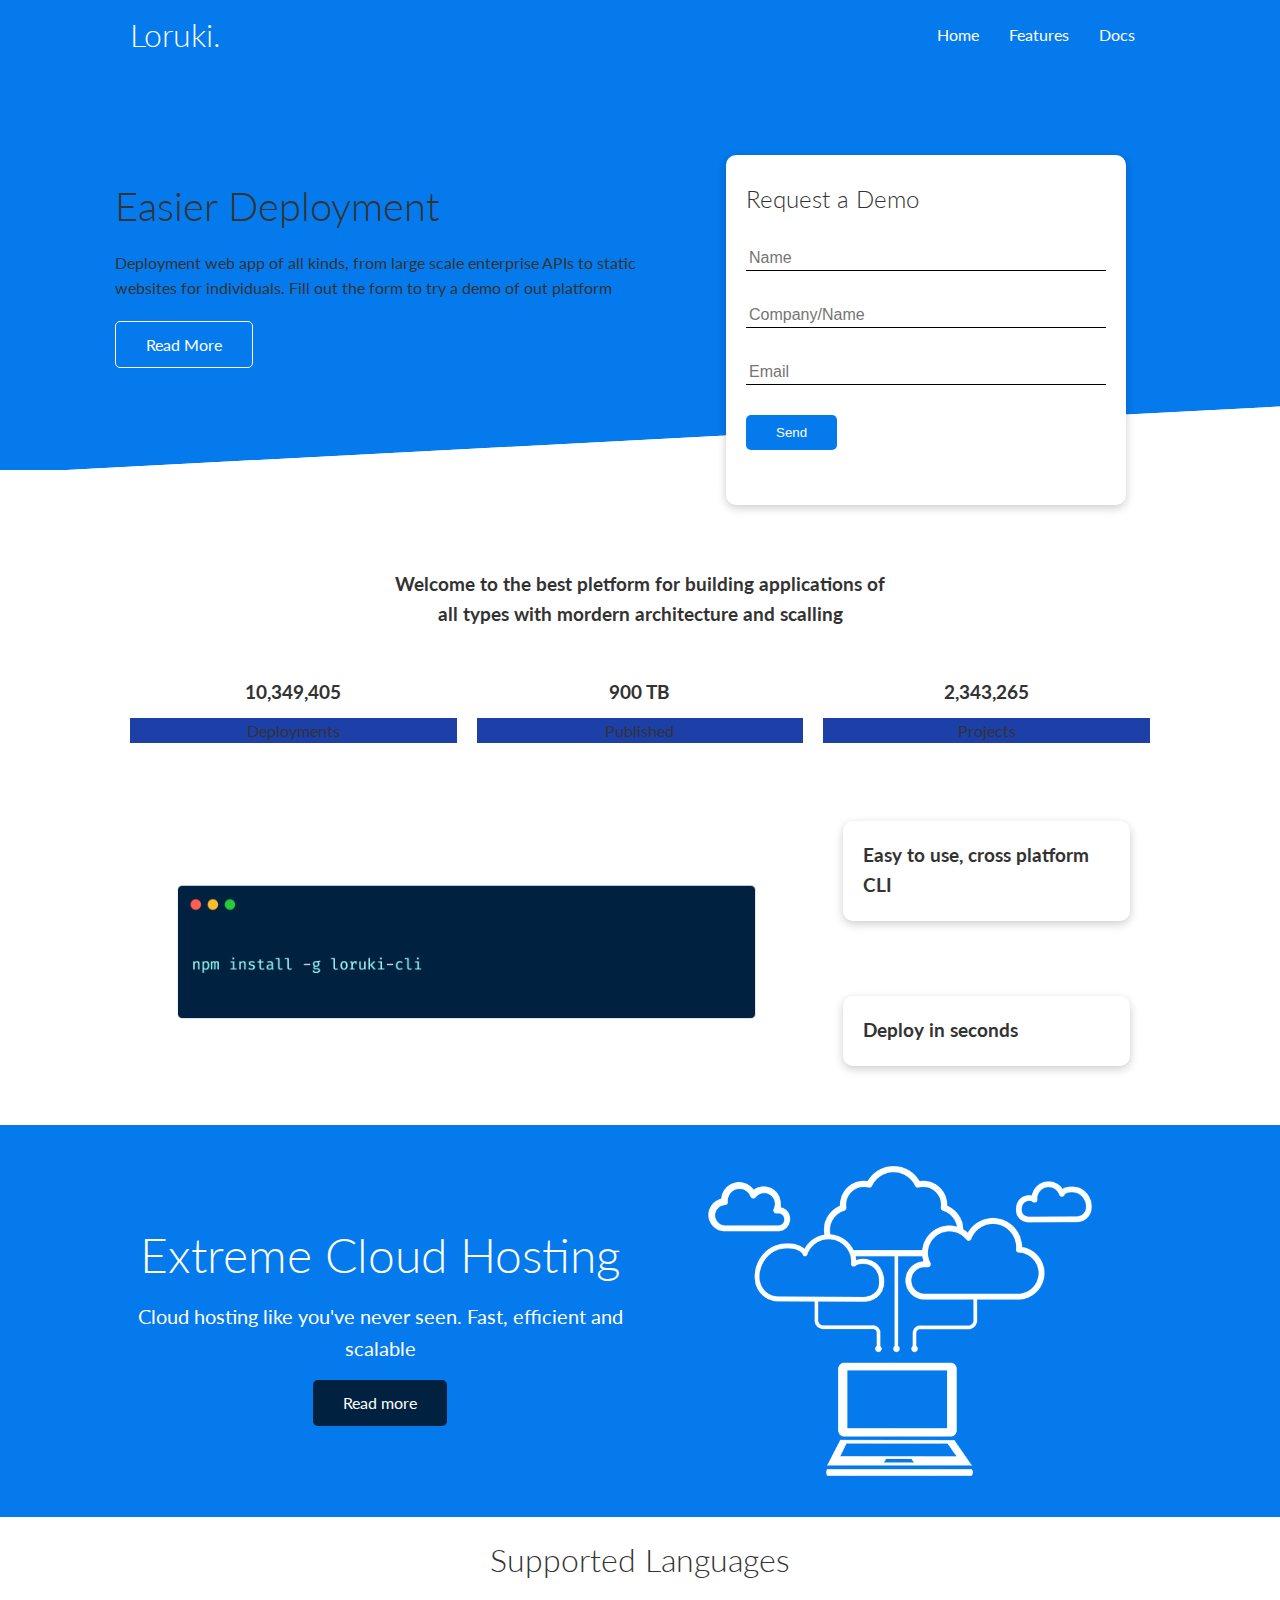
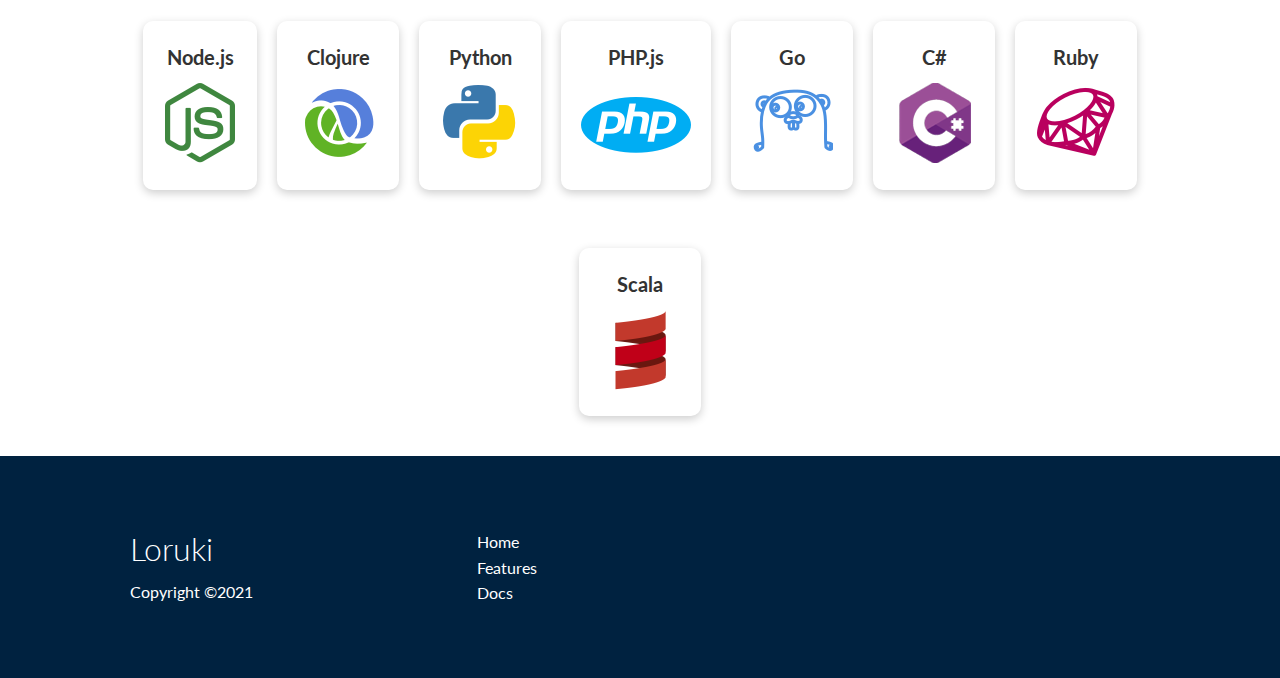
<file: Loruki_demosite/index.html>
<!DOCTYPE html>
<html lang="en">
<head>
    <meta charset="UTF-8">
    <meta name="viewport" content="width=device-width, initial-scale=1.0">
    <link rel="stylesheet" href="https://cdnjs.cloudflare.com/ajax/libs/font-awesome/5.15.1/css/all.min.css" integrity="sha512-+4zCK9k+qNFUR5X+cKL9EIR+ZOhtIloNl9GIKS57V1MyNsYpYcUrUeQc9vNfzsWfV28IaLL3i96P9sdNyeRssA==" crossorigin="anonymous" />
   <link rel="stylesheet" href="css/styles.css">
   <link rel="stylesheet" href="css/utilities.css">
    <title>Loruki | Cloud hosting for everyone</title>
</head>
<body>
    <div class="navbar">
        <div class="container flex">
            <h1 class="logo">Loruki.</h1>
            <nav>
                <ul>
                    <li> <a href="index.html">Home</a></li>
                    <li> <a href="features.html">Features</a></li>
                    <li> <a href="docs.html">Docs</a></li>

                </ul>
            </nav>
        </div>
    </div>
    <!-- showcase -->
    <section class="showcase">
        <div class="container grid">
            <div class="showcase-text">
                <h1>Easier Deployment</h1>
                <p>Deployment web app of all kinds, from
                    large scale enterprise APIs to static
                    websites for individuals. Fill out the 
                     form to try a demo of out platform</p>
                     <a href="features.html" class="btn btn-outline">Read More</a>

            </div>
            <div class="showcase-form card">
                <h2>Request a Demo</h2>
                <form>
                    <div class="form-control">
                        <input type="text" name="name" placeholder="Name" required>
                    </div>
                    <div class="form-control">
                        <input type="text" name="company" placeholder="Company/Name" required>
                    </div>
                    <div class="form-control">
                        <input type="text" name="email" placeholder="Email" required>
                    </div>
                    <input type="submit" value="Send" class="btn btn-primary">

                </form>
            </div>
        </div>
    </section>
        <!-- stats     -->
        <section class="stats">
            <div class="container">
                <h3 class="stats-heading  text-center my-1">
                    Welcome to the best pletform for building applications of all
                    types with mordern architecture and scalling
                </h3>
                <div class="grid grid-3 text-center my-4">
                    <div><i class="fas fa-server fa-3x"/></i>
                        <h3>10,349,405</h3>
                        <p class="text-secondary">Deployments</p>
                    </div>
                    <div><i class="fas fa-upload fa-3x"></i>
                        <h3>900 TB</h3>
                        <p class="text-secondary">Published</p>
                    </div>
                    <div><i class="fas fa-project-diagram fa-3x"></i>
                        <h3>2,343,265</h3>
                        <p class="text-secondary">Projects</p>
                    </div>

                </div>
            </div>
        </section>
        <!-- cli -->
        <section class="cli">
            <div class="container grid">
                <img src="images/cli.png" alt="">
                <div class="card">
                    <h3>Easy to use, cross platform CLI</h3>
                </div>
                <div class="card">
                    <h3>Deploy in seconds</h3>
                </div>
            </div>
        </section>
        <section class="cloud bg-primary my-2 py-2" >
            <div class="container grid">
                <div class="text-center">
                    <h2 class="lg">Extreme Cloud Hosting</h2>
                    <p class="lead my-1">Cloud hosting like you've never seen.
                        Fast, efficient and scalable</p>
                        <a href="features.html" class="btn btn-dark">Read more</a>
                </div>
                <img src="images/cloud.png" alt="">
            </div>

        </section>
        <!-- languages -->
        <section class="languages">
            <h2 class="md text-center my-2">Supported Languages</h2>
            <div class="container flex">
                <div class="card">
                    <h4>Node.js</h4>
                    <img src="images/logos/node.png" alt="">
                </div>
                <div class="card">
                    <h4>Clojure</h4>
                    <img src="images/logos/clojure.png" alt="">
                </div>
                <div class="card">
                    <h4>Python</h4>
                    <img src="images/logos/python.png" alt="">
                </div>
                <div class="card">
                    <h4>PHP.js</h4>
                    <img src="images/logos/php.png" alt="">
                </div>
                <div class="card">
                    <h4>Go</h4>
                    <img src="images/logos/go.png" alt="">
                </div>
                <div class="card">
                    <h4>C#</h4>
                    <img src="images/logos/csharp.png" alt="">
                </div>
                <div class="card">
                    <h4>Ruby</h4>
                    <img src="images/logos/ruby.png" alt="">
                </div>
                <div class="card">
                    <h4>Scala</h4>
                    <img src="images/logos/scala.png" alt="">
                </div>
            </div>
        </section>
        <!-- footer -->
        <footer class="footer bg-dark py-5">
            <div class="container grid grid-3">
                <div><h1>Loruki</h1>
                <p>Copyright &copy;2021</p></div>
            
            <nav>
                <ul>
                    <li><a href="index.html"></a>Home</li>
                    <li><a href="features.html"></a>Features</li>
                    <li><a href="docs.html"></a>Docs</li>
                </ul>
            </nav>
            <div class="social">
                <a href="#" class="fab fa-github fa-2x"></a>
                <a href="#" class="fab fa-twitter fa-2x"></a>
                <a href="#" class="fab fa-facebook fa-2x"></a>
                <a href="#" class="fab fa-instagram fa-2x"></a>
            </div>
        </div>
        </footer>
</body>
</html>
</file>
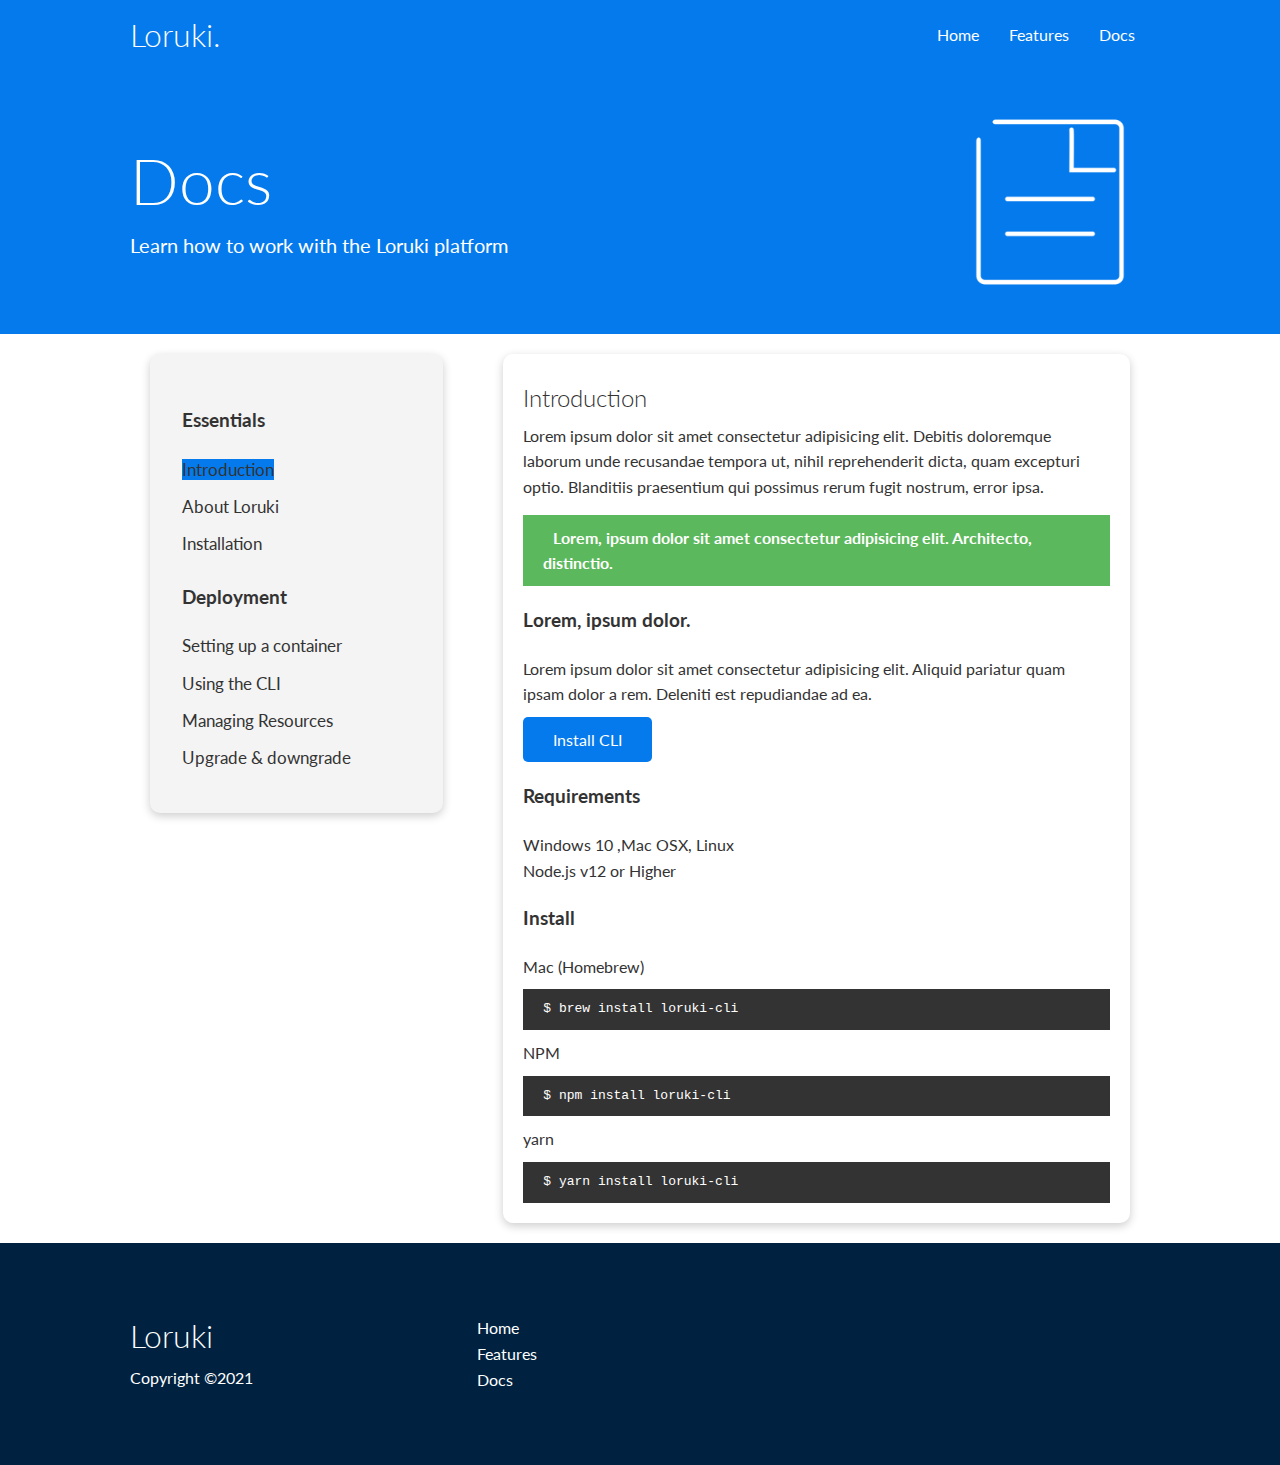
<file: Loruki_demosite/docs.html>
<!DOCTYPE html>
<html lang="en">
<head>
    <meta charset="UTF-8">
    <meta name="viewport" content="width=device-width, initial-scale=1.0">
    <link rel="stylesheet" href="https://cdnjs.cloudflare.com/ajax/libs/font-awesome/5.15.1/css/all.min.css" integrity="sha512-+4zCK9k+qNFUR5X+cKL9EIR+ZOhtIloNl9GIKS57V1MyNsYpYcUrUeQc9vNfzsWfV28IaLL3i96P9sdNyeRssA==" crossorigin="anonymous" />
   <link rel="stylesheet" href="css/styles.css">
   <link rel="stylesheet" href="css/utilities.css">
    <title>Loruki | Cloud hosting for everyone</title>
</head>
<body>
    <div class="navbar">
        <div class="container flex">
            <h1 class="logo">Loruki.</h1>
            <nav>
                <ul>
                    <li> <a href="index.html">Home</a></li>
                    <li> <a href="features.html">Features</a></li>
                    <li> <a href="docs.html">Docs</a></li>

                </ul>
            </nav>
        </div>
    </div>
    <!-- head -->
    <section class="docs-head bg-primary py-3">
        <div class="container grid">
            <div>
                <h1 class="xl">Docs</h1>
                <p class="lead">
                    Learn how to work with the Loruki platform
                </p>

            </div>
            <img src="images/docs.png" alt="">
        </div>
    </section>
    <!-- docs main -->
   <section class="docs-main my4">
       <div class="container grid">
           <div class="card bg-light p-3">
               <h3 class="my-2">Essentials</h3>
               <nav><ul>
                   <li><a href="#" class="docs text-primary">Introduction</a></li>
                   <li><a href="#">About Loruki</a></li>
                   <li><a href="#">Installation</a></li>
               </ul></nav>
               <h3 class="my-2">Deployment</h3>
               <nav><ul>
                   <li><a href="#">Setting up a container</a></li>
                   <li><a href="#">Using the CLI</a></li>
                   <li><a href="#">Managing Resources</a></li>
                   <li><a href="#">Upgrade & downgrade</a></li>
               </ul></nav>
           </div>
           <div class="card">
               <h2>Introduction</h2>
               <p>Lorem ipsum dolor sit amet consectetur 
                   adipisicing elit. Debitis doloremque laborum 
                   unde recusandae tempora ut, nihil reprehenderit 
                   dicta, quam excepturi optio. 
                   Blanditiis praesentium qui possimus rerum fugit
                    nostrum, error ipsa.</p>
                    <div class="alert alert-success">
                        <i class="fas fa-info"></i>
                        Lorem, ipsum dolor sit amet consectetur 
                        adipisicing elit. Architecto, distinctio.
                    </div>
                    <h3>Lorem, ipsum dolor.</h3>
                    <p>Lorem ipsum dolor sit amet consectetur adipisicing elit. 
                        Aliquid pariatur quam ipsam dolor a rem. Deleniti est
                         repudiandae ad ea.</p>
                         <a href="#" class="btn btn-primary">Install CLI</a>
                         <h3>Requirements</h3>
                         <ul><li>Windows 10 ,Mac OSX, Linux</li>
                        <li>Node.js v12 or Higher</li></ul>
                        <h3>Install</h3>
                        <p>Mac (Homebrew)</p>
                        <pre><code>$ brew install loruki-cli</code></pre>
                        <p>NPM </p>
                        <pre><code>$ npm install loruki-cli</code></pre>
                        <p>yarn </p>
                        <pre><code>$ yarn install loruki-cli</code></pre>
           </div>
       </div>
   </section>
        <!-- footer -->
        <footer class="footer bg-dark py-5">
            <div class="container grid grid-3">
                <div><h1>Loruki</h1>
                <p>Copyright &copy;2021</p></div>
            
            <nav>
                <ul>
                    <li><a href="index.html"></a>Home</li>
                    <li><a href="features.html"></a>Features</li>
                    <li><a href="docs.html"></a>Docs</li>
                </ul>
            </nav>
            <div class="social">
                <a href="#" class="fab fa-github fa-2x"></a>
                <a href="#" class="fab fa-twitter fa-2x"></a>
                <a href="#" class="fab fa-facebook fa-2x"></a>
                <a href="#" class="fab fa-instagram fa-2x"></a>
            </div>
        </div>
        </footer>
</body>
</html>
</file>
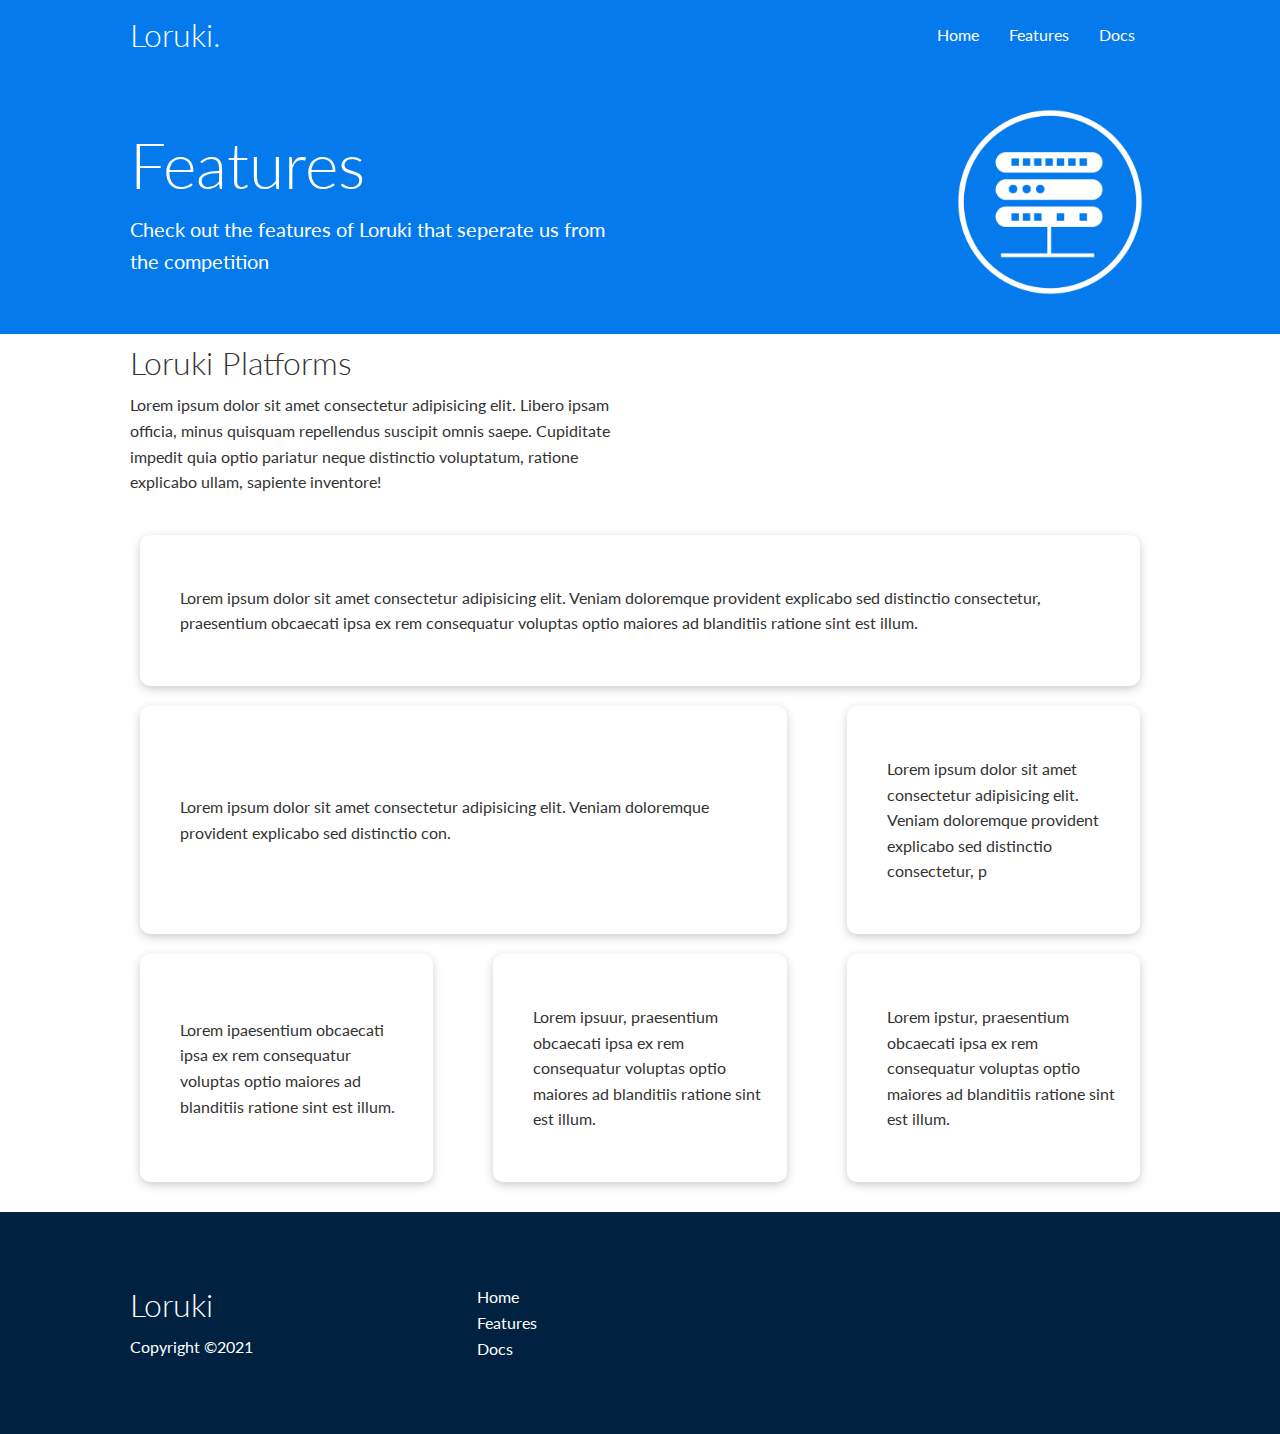
<file: Loruki_demosite/features.html>
<!DOCTYPE html>
<html lang="en">
<head>
    <meta charset="UTF-8">
    <meta name="viewport" content="width=device-width, initial-scale=1.0">
    <link rel="stylesheet" href="https://cdnjs.cloudflare.com/ajax/libs/font-awesome/5.15.1/css/all.min.css" integrity="sha512-+4zCK9k+qNFUR5X+cKL9EIR+ZOhtIloNl9GIKS57V1MyNsYpYcUrUeQc9vNfzsWfV28IaLL3i96P9sdNyeRssA==" crossorigin="anonymous" />
   <link rel="stylesheet" href="css/styles.css">
   <link rel="stylesheet" href="css/utilities.css">
    <title>Loruki | Cloud hosting for everyone</title>
</head>
<body>
    <div class="navbar">
        <div class="container flex">
            <h1 class="logo">Loruki.</h1>
            <nav>
                <ul>
                    <li> <a href="index.html">Home</a></li>
                    <li> <a href="features.html">Features</a></li>
                    <li> <a href="docs.html">Docs</a></li>

                </ul>
            </nav>
        </div>
    </div>
    <!-- head -->
    <section class="features-head bg-primary py-3">
        <div class="container grid">
            <div>
                <h1 class="xl">Features</h1>
                <p class="lead">Check out the features of Loruki that
                    seperate us from the 
                    competition</p>

            </div>
            <img src="images/server.png" alt="">
        </div>
    </section>
    <!-- sub-head -->
    <section class="features-sub-head bg light py3">
        <div class="container grid">
            <div>
                <h1 class="md">Loruki Platforms</h1>
                <p >Lorem ipsum dolor sit amet consectetur
                     adipisicing elit. Libero ipsam officia, 
                     minus quisquam repellendus suscipit omnis 
                     saepe. Cupiditate impedit quia optio pariatur 
                     neque distinctio voluptatum, ratione explicabo
                      ullam, sapiente inventore!</p></div>

        </div>
        
    </section>
    <section class="features-main my2">
        <div class="container grid grid-3">
            <div class="card flex">
                <i class="fas fa-server fa-3x"></i>
                <p>Lorem ipsum dolor sit amet consectetur adipisicing elit.
                     Veniam doloremque provident explicabo sed distinctio 
                     consectetur, praesentium obcaecati ipsa ex rem consequatur
                      voluptas optio maiores ad blanditiis ratione sint est illum.</p>
            </div>
            <div class="card flex">
                <i class="fas fa-server fa-3x"></i>
                <p>Lorem ipsum dolor sit amet consectetur adipisicing elit.
                     Veniam doloremque provident explicabo sed distinctio 
                     con.</p>
            </div>
            <div class="card flex">
                <i class="fas fa-server fa-3x"></i>
                <p>Lorem ipsum dolor sit amet consectetur adipisicing elit.
                     Veniam doloremque provident explicabo sed distinctio 
                     consectetur, p</p>
            </div>
            <div class="card flex">
                <i class="fas fa-server fa-3x"></i>
                <p>Lorem ipaesentium obcaecati ipsa ex rem consequatur
                      voluptas optio maiores ad blanditiis ratione sint est illum.</p>
            </div>
            <div class="card flex">
                <i class="fas fa-server fa-3x"></i>
                <p>Lorem ipsuur, praesentium obcaecati ipsa ex rem consequatur
                      voluptas optio maiores ad blanditiis ratione sint est illum.</p>
            </div>
            <div class="card flex">
                <i class="fas fa-server fa-3x"></i>
                <p>Lorem ipstur, praesentium obcaecati ipsa ex rem consequatur
                      voluptas optio maiores ad blanditiis ratione sint est illum.</p>
            </div>
        </div>
    </section>
        <!-- footer -->
        <footer class="footer bg-dark py-5">
            <div class="container grid grid-3">
                <div><h1>Loruki</h1>
                <p>Copyright &copy;2021</p></div>
            
            <nav>
                <ul>
                    <li><a href="index.html"></a>Home</li>
                    <li><a href="features.html"></a>Features</li>
                    <li><a href="docs.html"></a>Docs</li>
                </ul>
            </nav>
            <div class="social">
                <a href="#" class="fab fa-github fa-2x"></a>
                <a href="#" class="fab fa-twitter fa-2x"></a>
                <a href="#" class="fab fa-facebook fa-2x"></a>
                <a href="#" class="fab fa-instagram fa-2x"></a>
            </div>
        </div>
        </footer>
</body>
</html>
</file>
<file: Loruki_demosite/css/styles.css>
@import url("https://fonts.googleapis.com/css2?family=Lato:wght@300&display=swap");

:root {
  --primary-color: #047aed;
  --secondary-color: #1c3fa8;
  --dark-color: #002240;
  --light-color: #f4f4f4;
  --success-color: #5cb85c;
  --error-color: #d9534f;
}

* {
  box-sizing: border-box;
  padding: 0;
  margin: 0;
}

body {
  font-family: "Lato", sans-serif;
  color: #333;
  line-height: 1.6;
}
ul {
  list-style-type: none;
}
a {
  text-decoration: none;
  color: #333;
}
h1,
h2 {
  font-weight: 300;
  line-height: 1.2;
  margin: 10px 0;
}
p {
  margin: 10px 0;
}
img {
  width: 100%;
}

code,
pre {
  background-color: #333;
  color: #fff;
  padding: 10px;
  height: fit-content;
 
 
}
.navbar {
  background-color: var(--primary-color);
  color: white;
  height: 70px;
}
.navbar ul {
  display: flex;
}
.navbar a {
  color: white;
  padding: 10px;
  margin: 0 5px;
}
.navbar a:hover {
  border-bottom: 2px solid white;
}
.navbar .flex {
  justify-content: space-between;
}
/* showcase */
.showcase {
  height: 400px;
  background-color: var(--primary-color);
  position: relative;
}
.showcase h1 {
  font-size: 40px;
}
.showcase p {
  margin: 20px 0;
}
.showcase .grid {
  overflow: visible;
  grid-template-columns: 55% 45%;
  gap: 30px;
}
.shocase-text{
    animation: slideInFromLeft 1s ease-in;
}
.showcase-form {
  position: relative;
  top: 60px;
  height: 350px;
  width: 400px;
  padding: 40px;
  z-index: 100;
  animation: slideInFromRight 1s ease-in;
}
.showcase-form .form-control {
  margin: 30px 0;
}
.form-control input[type="text"],
.form-control input[type="email"] {
  border: 0;
  border-bottom: 1px solid black;
  width: 100%;
  padding: 3px;
  font-size: 16px;
}
.showcase-form input:focus {
  outline: none;
}
.showcase::before,
.showcase::after {
  content: "";
  position: absolute;
  height: 100px;
  bottom: -70px;
  right: 0;
  left: 0;
  background-color: white;
  transform: skewY(-3deg);
  --webkit-transform: skewY(-3deg);
  --moz-transform: skewY(-3deg);
  --ms-transform: skewY(-3deg);
}
/* stats */
.stats {
  padding-top: 100px;
  /* animation: slideInFromBottom 1s ease-in; */
}

.stats-heading {
  max-width: 500px;
  margin: auto !important;
}
.stats.grid h3 {
  font-size: 35px;
}
.stats.grid p {
  font-size: 20px;
  font-weight: bold;
}

/* cli */
.cli .grid {
  grid-template-columns: repeat(3, 1fr);
  grid-template-rows: repeat(2, 1fr);
}
.cli .grid > *:first-child {
  grid-column: 1 / span 2;
  grid-row: 1 / span 2;
}
/* cloud */
.colud .grid {
  grid-template-columns: 4fr 3fr;
}
/* features */

.features-main .grid > *:first-child {
  grid-column: 1 / span 3;
}
.features-main .grid > *:nth-child(2) {
  grid-column: 1 / span 2;
}

/* languages */
.languages .flex {
  flex-wrap: wrap;
}
.languages .card {
  text-align: center;
  margin: 18px 10px 40px;
  transition: transform 0.2s ease-in;
}
.languages .card > h4 {
  font-size: 20px;
  margin-bottom: 10px;
}
.languages .card:hover {
  transform: translateY(-15px);
}
/* features */
.features-head img {
  width: 200px;
  justify-self: flex-end;
}
.features-sub-head img {
  width: 300px;
  justify-self: flex-end;
}
.features-main .card > i {
  margin-right: 20px;
}
.features-main .grid {
  padding: 30px;
}
/* docs */
.docs-head img {
  width: 200px;
  justify-self: flex-end;
}
.docs-main h3 {
  margin: 20px 0;
}
.docs-main .grid {
  grid-template-columns: 1fr 2fr;
  align-items: flex-start;
}
.docs-main nav li {
  font-size: 17px;
  padding-bottom: 5px;
  margin-bottom: 5px;
  margin-bottom: 1px solid #ccc;
}
.docs-main a:hover {
  font-weight: bold;
}

/* footer */
.footer .social a {
  margin: 0 10px;
}
/* animation */
@keyframes slideInFromLeft{
    0%{
        transform: translateX(-100%);
    }
    1000%{
        transform: translateX(0%);
    }
}
@keyframes slideInFromRight{
    0%{
        transform: translateX(100%);
    }
    1000%{
        transform: translateX(0%);
    }
}
@keyframes slideInFromTop{
    0%{
        transform: translateY(-100%);
    }
    1000%{
        transform: translateX(0%);
    }
}
@keyframes slideInFromBottom{
    0%{
        transform: translateY(-100%);
    }
    1000%{
        transform: translateX(0%);
    }
}
/* tablets and under */
@media (max-width: 768px) {
  /* body{
        display: none;
    } */
  .grid,
  .showcase .grid,
  .stats .grid,
  .cli .grid,
  .cloud .grid,
  .features-main .grid,
  .docs-main .grid {
    grid-template-columns: 1fr;
    grid-template-rows: 1fr;
  }
  .showcase {
    height: auto;
  }
  .showcase-text {
    text-align: center;
    margin-top: 40px;
    animation: slideInFromTop 1s ease-in;
  }
  .showcase-form {
    justify-self: center;
    margin: auto;
    animation: slideInFromBottom 1s ease-in;
  }
  .cli .grid > *:first-child {
    grid-column: 1;
    grid-row: 1;
  }
  .features-head,
  .features-sub-head,
  .docs-head {
    text-align: center;
  }
  .features-head img,
  .features-sub-head img,
  .docs-head img {
    justify-self: center;
  }
  .features-main .grid > *:first-child,
  .features-main .grid > *:nth-child(2) {
    grid-column: 1;
  }
}

/* mobile */
@media (max-width: 500px) {
  .navbar {
    height: 110px;
  }
  .navbar .flex {
    flex-direction: column;
  }
  .navbar ul {
    padding: 10px;
    background-color: rgbs(0, 0, 0, 0.1);
  }
}
</file>
<file: Loruki_demosite/css/utilities.css>
/* utilities */
.container{
    max-width: 1100px;
    margin: 0 auto;
    overflow: auto;
    padding: 0 40px;

}
.card{
    background-color: white;
    color: #333;
    border-radius: 10px;    
    box-shadow: 0 3px 10px rgba(0,0,0,0.2);
    padding: 20px;
    margin: 20px;
}
.btn{
    display: inline-block;
    padding: 10px 30px;
    cursor: pointer;
    background-color: var(--primary-color);
    color: white;
    border:none;
    border-radius: 5px;
}
.btn:hover{
    transform: scale(0.98);
}
/* backgroung & colored buttons */
.bg-primary, .btn-primary{
    background-color: var(--primary-color);
    color: white;
}
.bg-secondary, .btn-secondary{
    background-color: var(--secondary-color);
    color: white;
}
.bg-dark, .btn-dark{
    background-color: var(--dark-color);
    color: white;
}
.bg-light, .btn-light{
    background-color: var(--light-color);
    color: #333;
}
.bg-primary a, .btn-primary a,
.bg-secondary a, .btn-secondary a,
.bg-dark a, .btn-dark a{
    color: white;

}

.btn-outline{
    background-color: transparent;
    border: 1px solid white;

}
/* text colors */
.text-primary{
    background-color: var(--primary-color);
    
}
.text-secondary{
    background-color: var(--secondary-color);
    
}
.text-dark{
    background-color: var(--dark-color);
    
}
.text-light{
    background-color: var(--light-color);
   
}
/* text sizes */
.lead {
    font-size: 20px;
}
.sm{
    font-size: 1rem;
}
.md {
    font-size: 2rem;
}
.lg {
    font-size: 3rem;
}
.xl {
    font-size: 4rem;
}
.text-center{
    text-align: center;
}
.flex{
    display: flex;
    justify-content: center;
    align-items: center;
    height: 100%;
}

.grid {
    display: grid;
    grid-template-columns: repeat(2,1fr); /*repeat 2 colums with same */
    gap: 20px;
    justify-content: center;
    align-items: center;
    height: 100%;
}

.grid-3{
    grid-template-columns: repeat(3,1fr); /*repeat 3 colums with same */

}
/* alert */
.alert{
    background-color: var(--light-color);
    padding: 10px 20px;
    font-weight: bold;
    margin: 15px 0;
}
.alert i{
    margin-right: 10px;
}
.alert-success{
    background-color: var(--success-color);
    color: white;

}
.alert-erroe{
    background-color: var(--error-color);
    color: white;

}
/* margin */
.my-1{
    margin: 1rem 0 ;
}
.my-2{
    margin: 1.5rem 0;
}
.my-3{
    margin: 2rem 0;
}
.my-4{
    margin: 3rem 0;
}
.my-5{
    margin: 4rem 0;
}
.m-1{
    margin: 1rem ;
}
.m-2{
    margin: 1.5rem ;
}
.m-3{
    margin: 2rem ;
}
.m-4{
    margin: 3rem ;
}
.m-5{
    padding: 4rem ;
}
/* padding */
.py-1{
    padding: 1rem 0;
}
.py-2{
    padding: 1.5rem 0;
}
.py-3{
    padding: 2rem 0;
}
.py-4{
    padding: 3rem 0;
}
.py-5{
    padding: 4rem 0;
}
.p-1{
    padding: 1rem ;
}
.p-2{
    padding: 1.5rem ;
}
.p-3{
    padding: 2rem ;
}
.p-4{
    padding: 3rem ;
}
.p-5{
    padding: 4rem ;
}
</file>
